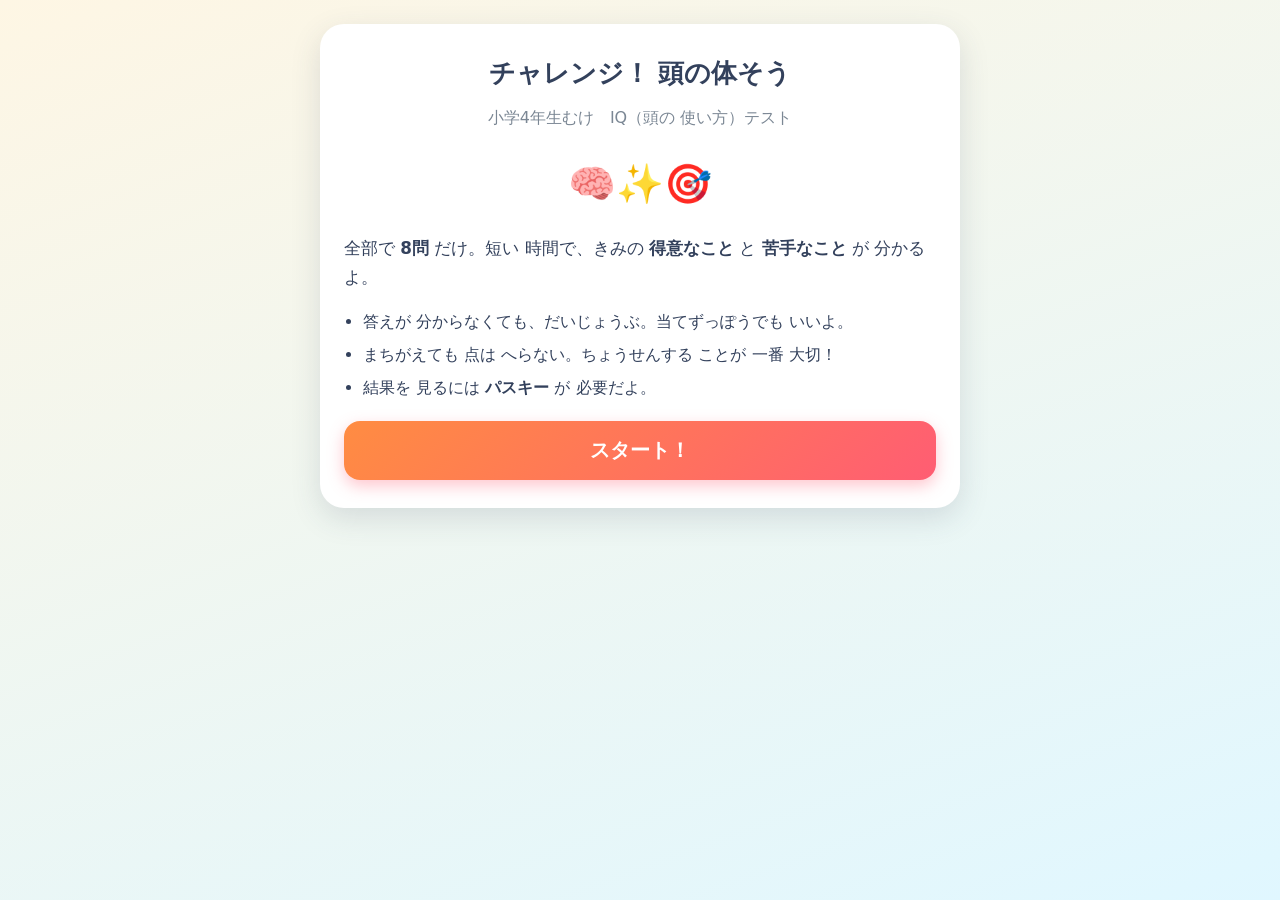
<file: iq-test.html>
<!DOCTYPE html>
<html lang="ja">
<head>
<meta charset="UTF-8" />
<meta name="viewport" content="width=device-width, initial-scale=1.0" />
<title>チャレンジ！ 頭の体そう（小学4年生むけ IQテスト）</title>
<style>
  :root {
    --bg1: #fef6e4;
    --bg2: #e0f7ff;
    --ink: #33415c;
    --accent: #ff8c42;
    --accent2: #4cc9f0;
    --good: #2ec4b6;
    --card: #ffffff;
    --shadow: 0 10px 30px rgba(51, 65, 92, 0.15);
  }
  * { box-sizing: border-box; }
  html, body { margin: 0; padding: 0; }
  body {
    font-family: "Hiragino Maru Gothic ProN", "Yu Gothic", "Meiryo", system-ui, sans-serif;
    color: var(--ink);
    background: linear-gradient(160deg, var(--bg1), var(--bg2));
    min-height: 100vh;
    display: flex;
    justify-content: center;
    align-items: flex-start;
    padding: 24px 16px 60px;
    line-height: 1.7;
  }
  #app {
    width: 100%;
    max-width: 640px;
  }
  .card {
    background: var(--card);
    border-radius: 24px;
    box-shadow: var(--shadow);
    padding: 28px 24px;
  }
  h1 {
    font-size: 1.6rem;
    margin: 0 0 8px;
    text-align: center;
  }
  h2 { font-size: 1.25rem; margin: 0 0 14px; }
  .subtitle { text-align: center; color: #7b8794; margin: 0 0 20px; }
  .emoji-row { font-size: 2.4rem; text-align: center; margin: 6px 0 18px; }
  .lead { font-size: 1.05rem; }
  ul.rules { padding-left: 1.2em; }
  ul.rules li { margin-bottom: 6px; }

  button {
    font-family: inherit;
    cursor: pointer;
    border: none;
    border-radius: 16px;
    transition: transform .08s ease, box-shadow .12s ease, background .15s ease;
  }
  button:active { transform: scale(.97); }
  .btn-primary {
    display: block;
    width: 100%;
    margin-top: 20px;
    padding: 16px;
    font-size: 1.25rem;
    font-weight: 700;
    color: #fff;
    background: linear-gradient(135deg, var(--accent), #ff5d73);
    box-shadow: 0 6px 16px rgba(255, 93, 115, 0.35);
  }
  .btn-secondary {
    display: block;
    width: 100%;
    margin-top: 14px;
    padding: 14px;
    font-size: 1.05rem;
    font-weight: 700;
    color: var(--ink);
    background: #eef2f7;
  }

  /* progress */
  .progress-wrap { margin-bottom: 18px; }
  .progress-text { font-size: .95rem; color: #7b8794; margin-bottom: 6px; }
  .progress-bar { height: 12px; border-radius: 999px; background: #e6ebf1; overflow: hidden; }
  .progress-fill { height: 100%; border-radius: 999px; background: linear-gradient(90deg, var(--accent2), var(--good)); transition: width .3s ease; }

  .q-cat { display: inline-block; font-size: .85rem; font-weight: 700; color: #fff; background: var(--accent2); padding: 3px 12px; border-radius: 999px; margin-bottom: 12px; }
  .q-text { font-size: 1.3rem; font-weight: 700; margin: 6px 0 16px; }
  .q-figure { text-align: center; margin: 4px 0 18px; }
  .q-figure svg { max-width: 100%; height: auto; }

  .options { display: grid; grid-template-columns: 1fr 1fr; gap: 12px; }
  .options.single { grid-template-columns: 1fr; }
  .option {
    padding: 16px;
    font-size: 1.15rem;
    font-weight: 700;
    background: #f4f7fb;
    border: 3px solid transparent;
    color: var(--ink);
    text-align: center;
    min-height: 64px;
    display: flex;
    align-items: center;
    justify-content: center;
  }
  .option:hover { border-color: var(--accent2); }
  .option svg { max-width: 100%; height: auto; }

  /* passkey */
  .lock-emoji { font-size: 3rem; text-align: center; margin-bottom: 8px; }
  #passkeyInput {
    width: 100%;
    margin-top: 16px;
    padding: 16px;
    font-size: 1.6rem;
    text-align: center;
    letter-spacing: .5em;
    border: 3px solid #d5dde6;
    border-radius: 16px;
    font-family: inherit;
  }
  #passkeyInput:focus { outline: none; border-color: var(--accent2); }
  .passkey-error { color: #ff5d73; font-weight: 700; text-align: center; margin-top: 12px; min-height: 1.4em; }
  .shake { animation: shake .4s; }
  @keyframes shake {
    0%,100%{transform:translateX(0)} 20%{transform:translateX(-8px)} 40%{transform:translateX(8px)} 60%{transform:translateX(-6px)} 80%{transform:translateX(6px)}
  }

  /* results */
  .score-big { text-align: center; font-size: 3rem; font-weight: 800; color: var(--accent); margin: 6px 0 0; }
  .score-sub { text-align: center; color: #7b8794; margin: 0 0 20px; }
  .cat-row { display: flex; align-items: center; gap: 10px; margin-bottom: 12px; }
  .cat-name { flex: 0 0 42%; font-weight: 700; font-size: 1rem; }
  .cat-bar { flex: 1; height: 16px; background: #e6ebf1; border-radius: 999px; overflow: hidden; }
  .cat-fill { height: 100%; border-radius: 999px; background: linear-gradient(90deg, var(--accent2), var(--good)); }
  .cat-stars { flex: 0 0 auto; font-size: 1rem; }
  .talk {
    background: #fff8ef;
    border-left: 6px solid var(--accent);
    border-radius: 12px;
    padding: 16px 18px;
    margin-top: 18px;
    font-size: 1.05rem;
  }
  .talk strong { color: var(--accent); }
  .talk.blue { background: #eef8ff; border-left-color: var(--accent2); }
  .talk.blue strong { color: #2596c9; }
  .talk.green { background: #eafaf6; border-left-color: var(--good); }
  .talk.green strong { color: #1f9c90; }
  .hidden { display: none; }
</style>
</head>
<body>
  <div id="app"></div>

<script>
(function () {
  "use strict";

  var PASSKEY = "3820";

  // ---- SVG ヘルパー ----------------------------------------------------
  function arrow(deg) {
    // 上向きの矢印を deg 度だけ右回りに回した SVG
    return '<svg width="70" height="70" viewBox="0 0 70 70">' +
      '<g transform="rotate(' + deg + ' 35 35)">' +
      '<line x1="35" y1="55" x2="35" y2="18" stroke="#33415c" stroke-width="7" stroke-linecap="round"/>' +
      '<polygon points="35,8 22,26 48,26" fill="#ff8c42"/>' +
      '</g></svg>';
  }
  function boxWithDot(corner) {
    // corner: "tl","tr","bl","br"  正方形の角に丸をつけた図
    var pos = { tl: [22, 22], tr: [58, 22], bl: [22, 58], br: [58, 58] }[corner];
    return '<svg width="80" height="80" viewBox="0 0 80 80">' +
      '<rect x="14" y="14" width="52" height="52" rx="6" fill="#eaf3fb" stroke="#4cc9f0" stroke-width="5"/>' +
      '<circle cx="' + pos[0] + '" cy="' + pos[1] + '" r="8" fill="#ff5d73"/>' +
      '</svg>';
  }
  function shape(kind) {
    // kind: "circle","triangle","square","star"
    var s = '<svg width="64" height="64" viewBox="0 0 64 64">';
    if (kind === "circle") s += '<circle cx="32" cy="32" r="22" fill="#4cc9f0"/>';
    if (kind === "triangle") s += '<polygon points="32,8 56,54 8,54" fill="#2ec4b6"/>';
    if (kind === "square") s += '<rect x="12" y="12" width="40" height="40" rx="4" fill="#ff8c42"/>';
    if (kind === "star") s += '<polygon points="32,6 39,25 59,25 43,38 49,58 32,46 15,58 21,38 5,25 25,25" fill="#ffd166"/>';
    return s + '</svg>';
  }
  function seqRow(kinds) {
    // 図形をよこに ならべた列（さいごに「？」）
    var out = '<div style="display:flex;gap:8px;justify-content:center;align-items:center;flex-wrap:wrap;">';
    kinds.forEach(function (k) {
      out += '<div style="width:56px;">' + (k === "?" ? '<div style="font-size:2rem;font-weight:800;color:#7b8794;">？</div>' : shape(k)) + '</div>';
    });
    return out + '</div>';
  }
  function seqRow2(svgs) {
    // SVG文字列を そのまま よこに ならべる版
    var out = '<div style="display:flex;gap:8px;justify-content:center;align-items:center;flex-wrap:wrap;">';
    svgs.forEach(function (s) {
      out += '<div style="width:60px;">' + (s === "?" ? '<div style="font-size:2rem;font-weight:800;color:#7b8794;">？</div>' : s) + '</div>';
    });
    return out + '</div>';
  }

  // ---- 問題データ（4分野 × 2問 = 8問）-------------------------------------
  // cat: kotoba(言葉) / suuji(数) / zukei(図形) / ronri(考える力)
  var QUESTIONS = [
    {
      cat: "kotoba",
      catLabel: "言葉",
      text: "「多い」の 反対の 言葉は どれ？",
      options: ["少ない", "大きい", "長い", "強い"],
      answer: 0
    },
    {
      cat: "kotoba",
      catLabel: "言葉",
      text: "つぎの 中で、仲間はずれは どれ？",
      options: ["犬", "ねこ", "うさぎ", "さくら"],
      answer: 3
    },
    {
      cat: "suuji",
      catLabel: "数",
      text: "計算の 答えは？　　3 ＋ 4 × 2",
      options: ["11", "14", "10", "9"],
      answer: 0
    },
    {
      cat: "suuji",
      catLabel: "数",
      text: "きまりに したがうと、□に 入る 数は？　　1, 3, 6, 10, □",
      options: ["15", "13", "14", "12"],
      answer: 0
    },
    {
      cat: "zukei",
      catLabel: "図形",
      text: "矢印が 右まわりに 90度 ずつ 回っています。つぎは どれ？",
      figure: seqRow2([arrow(0), arrow(90), arrow(180), "?"]),
      options: [arrow(270), arrow(0), arrow(90), arrow(180)],
      optionIsSVG: true,
      answer: 0
    },
    {
      cat: "zukei",
      catLabel: "図形",
      text: "左の 形を 鏡に うつすと、どう 見える？",
      figure: '<div style="display:inline-block">' + boxWithDot("tr") + '</div>',
      options: [boxWithDot("tl"), boxWithDot("tr"), boxWithDot("br"), boxWithDot("bl")],
      optionIsSVG: true,
      answer: 0
    },
    {
      cat: "ronri",
      catLabel: "考える力",
      text: "「この 箱の ボールは 全部 丸い」。箱から 1つ 取り出すと、それは どんな 形？",
      options: ["丸い", "四角い", "三角", "細長い"],
      answer: 0
    },
    {
      cat: "ronri",
      catLabel: "考える力",
      text: "きまりを 見つけよう。□に 入る 形は どれ？",
      figure: seqRow(["circle", "triangle", "square", "circle", "triangle", "?"]),
      options: [shape("square"), shape("circle"), shape("triangle"), shape("star")],
      optionIsSVG: true,
      answer: 0
    }
  ];

  var CATS = {
    kotoba: {
      name: "言葉の 力",
      about: "言葉の 意味を 考えたり、仲間を 見つける 力",
      strong: "新しい 本を 読んだり、しりとりや なぞなぞで、もっと 言葉を ふやせるよ。",
      weak: "今日から 1日に 1つ、知らない 言葉を おぼえてみよう。すぐに ふえていくよ。"
    },
    suuji: {
      name: "数の 力",
      about: "計算を したり、数の きまりを 見つける 力",
      strong: "むずかしい 計算パズルや、大きな 数の 問題に ちょうせんしてみよう。",
      weak: "毎日 5問だけ 計算を つづけると、どんどん 早く なるよ。"
    },
    zukei: {
      name: "図形の 力",
      about: "形を 頭の 中で 回したり 動かす 力",
      strong: "つみ木あそびや 折り紙、めいろ づくりで、もっと のばせるよ。",
      weak: "つみ木や 折り紙で あそぶと、形が だんだん 見えるように なるよ。"
    },
    ronri: {
      name: "考える 力",
      about: "すじ道を 立てて、答えを 見つける 力",
      strong: "「なぜ そうなるの？」と 自分に 聞く くせを つけると、もっと 強くなるよ。",
      weak: "なぞなぞや クイズで あそぶと、じゅん番に 考える 練習に なるよ。"
    }
  };
  var CAT_ORDER = ["kotoba", "suuji", "zukei", "ronri"];

  // ---- 状態 ------------------------------------------------------------
  var state = { screen: "start", index: 0, answers: [] };
  var app = document.getElementById("app");

  function render() {
    if (state.screen === "start") return renderStart();
    if (state.screen === "quiz") return renderQuiz();
    if (state.screen === "passkey") return renderPasskey();
    if (state.screen === "result") return renderResult();
  }

  function renderStart() {
    app.innerHTML =
      '<div class="card">' +
        '<h1>チャレンジ！ 頭の体そう</h1>' +
        '<p class="subtitle">小学4年生むけ　IQ（頭の 使い方）テスト</p>' +
        '<div class="emoji-row">🧠✨🎯</div>' +
        '<p class="lead">全部で <b>8問</b> だけ。短い 時間で、きみの <b>得意なこと</b> と <b>苦手なこと</b> が 分かるよ。</p>' +
        '<ul class="rules">' +
          '<li>答えが 分からなくても、だいじょうぶ。当てずっぽうでも いいよ。</li>' +
          '<li>まちがえても 点は へらない。ちょうせんする ことが 一番 大切！</li>' +
          '<li>結果を 見るには <b>パスキー</b> が 必要だよ。</li>' +
        '</ul>' +
        '<button class="btn-primary" id="startBtn">スタート！</button>' +
      '</div>';
    document.getElementById("startBtn").onclick = function () {
      state.screen = "quiz"; state.index = 0; state.answers = []; render();
    };
  }

  function renderQuiz() {
    var q = QUESTIONS[state.index];
    var total = QUESTIONS.length;
    var pct = Math.round((state.index) / total * 100);
    var opts = "";
    q.options.forEach(function (opt, i) {
      opts += '<button class="option" data-i="' + i + '">' + opt + '</button>';
    });
    app.innerHTML =
      '<div class="card">' +
        '<div class="progress-wrap">' +
          '<div class="progress-text">問題 ' + (state.index + 1) + ' / ' + total + '</div>' +
          '<div class="progress-bar"><div class="progress-fill" style="width:' + pct + '%"></div></div>' +
        '</div>' +
        '<span class="q-cat">' + q.catLabel + '</span>' +
        '<div class="q-text">' + q.text + '</div>' +
        (q.figure ? '<div class="q-figure">' + q.figure + '</div>' : '') +
        '<div class="options">' + opts + '</div>' +
      '</div>';
    Array.prototype.forEach.call(document.querySelectorAll(".option"), function (b) {
      b.onclick = function () {
        state.answers[state.index] = parseInt(b.getAttribute("data-i"), 10);
        if (state.index + 1 < total) { state.index++; render(); }
        else { state.screen = "passkey"; render(); }
      };
    });
  }

  function renderPasskey() {
    app.innerHTML =
      '<div class="card">' +
        '<div class="lock-emoji">🔒</div>' +
        '<h2 style="text-align:center;">おつかれさま！ 全部 答えたね</h2>' +
        '<p class="subtitle">結果を 見るには <b>パスキー</b>（4けたの 数字）を 入れてね。</p>' +
        '<input id="passkeyInput" type="password" inputmode="numeric" maxlength="4" placeholder="＿＿＿＿" autocomplete="off" />' +
        '<div class="passkey-error" id="pkError"></div>' +
        '<button class="btn-primary" id="pkBtn">結果を 見る</button>' +
      '</div>';
    var input = document.getElementById("passkeyInput");
    var err = document.getElementById("pkError");
    input.focus();
    function tryOpen() {
      if (input.value === PASSKEY) {
        state.screen = "result"; render();
      } else {
        err.textContent = "パスキーが ちがうよ。もう一度 入れてね。";
        input.classList.remove("shake");
        void input.offsetWidth; // reflow して アニメを やりなおす
        input.classList.add("shake");
        input.value = "";
        input.focus();
      }
    }
    document.getElementById("pkBtn").onclick = tryOpen;
    input.addEventListener("keydown", function (e) { if (e.key === "Enter") tryOpen(); });
  }

  function computeScores() {
    var scores = { kotoba: 0, suuji: 0, zukei: 0, ronri: 0 };
    var total = 0;
    QUESTIONS.forEach(function (q, i) {
      if (state.answers[i] === q.answer) { scores[q.cat]++; total++; }
    });
    return { scores: scores, total: total };
  }

  function renderResult() {
    var r = computeScores();
    var scores = r.scores;
    var totalMax = QUESTIONS.length;

    // 得意 / 苦手 を きめる
    var max = -1, min = 99;
    CAT_ORDER.forEach(function (c) {
      if (scores[c] > max) max = scores[c];
      if (scores[c] < min) min = scores[c];
    });
    var bestList = CAT_ORDER.filter(function (c) { return scores[c] === max; });
    var worstList = CAT_ORDER.filter(function (c) { return scores[c] === min; });
    var best = bestList[0];
    var worst = worstList[0];

    // カテゴリ バー
    var catRows = "";
    CAT_ORDER.forEach(function (c) {
      var s = scores[c];
      var stars = "★★".slice(0, s) + "☆☆".slice(0, 2 - s);
      catRows +=
        '<div class="cat-row">' +
          '<div class="cat-name">' + CATS[c].name + '</div>' +
          '<div class="cat-bar"><div class="cat-fill" style="width:' + (s / 2 * 100) + '%"></div></div>' +
          '<div class="cat-stars">' + stars + '</div>' +
        '</div>';
    });

    // メッセージ本文
    var strengthMsg, weaknessMsg;
    var allSame = (max === min);
    if (allSame) {
      strengthMsg =
        '<div class="talk blue">' +
          '<p>あなたの すごい ところは、<strong>どの 力も バランスよく 使える</strong> ことです！' +
          '言葉・数・図形・考える 力、全部を うまく 使えるのは とても 大切な 力だよ。</p>' +
        '</div>';
      weaknessMsg =
        '<div class="talk">' +
          '<p>もっと のばしたい ときは、自分が 「もっと やってみたい！」と 思う ことを えらんで、ちょうせんしてみよう。' +
          'すきな ことから ふかめると、どんどん 強く なれるよ。</p>' +
        '</div>';
    } else {
      strengthMsg =
        '<div class="talk blue">' +
          '<p>あなたの <strong>得意なこと</strong> は 「<strong>' + CATS[best].name + '</strong>」です。' +
          '（' + CATS[best].about + '）</p>' +
          '<p>これは あなたの すてきな みりょくだよ。自信を もって いいんだ！ ' + CATS[best].strong + '</p>' +
        '</div>';
      weaknessMsg =
        '<div class="talk">' +
          '<p>いっぽうで、今は 少し <strong>苦手かもしれないこと</strong> は 「<strong>' + CATS[worst].name + '</strong>」です。' +
          '（' + CATS[worst].about + '）</p>' +
          '<p>でも、だいじょうぶ。苦手は 「これから のびる ところ」という サインだよ。' +
          'できないんじゃなくて、まだ 練習の とちゅう。' + CATS[worst].weak + '</p>' +
        '</div>';
    }

    app.innerHTML =
      '<div class="card">' +
        '<h1>結果 発表 🎉</h1>' +
        '<div class="score-big">' + r.total + ' / ' + totalMax + '</div>' +
        '<p class="score-sub">正しく 答えた 数（この 点数は 楽しむための めやすだよ）</p>' +
        catRows +
        strengthMsg +
        weaknessMsg +
        '<div class="talk green">' +
          '<p><strong>一番 大切な おはなし</strong></p>' +
          '<p>あなたは そのままで じゅうぶん すごいし、たくさんの 力を もっているよ。' +
          'できたことも、できなかったことも、全部 ちょうせんした しるし。それが かっこいいんだ。</p>' +
          '<p>そして わすれないでね ——<strong> どんなに 得意なことでも、毎日 少しずつ 努力を つづけることが 大切</strong> だよ。' +
          '得意なことは もっと のびるし、苦手なことも、つづければ きっと できるように なる。</p>' +
          '<p>それに、この テストで 分かるのは、きみの <strong>ほんの 一部</strong>。' +
          'IQ（考える 力）だけで、人の ことは きめられないんだ。' +
          '友だちの 気持ちが 分かる 「<strong>心の 力（EQ）</strong>」や、体を 動かす 「<strong>運動の 力</strong>」も、' +
          '生きていく 中で 大きく 成長するために、ぜったいに 欠かせないよ。</p>' +
          '<p>そういう ひとつ ひとつが ぜんぶ つながって、「<strong>すばらしい きみ</strong>」という、' +
          'たった 一人の 人が できあがる。だから、今の きみも、これからの きみも、まるごと 大切に してね。' +
          '今日の きみより、明日の きみは もっと すごくなれる。おうえん しているよ！ 💪✨</p>' +
        '</div>' +
        '<button class="btn-secondary" id="againBtn">もう 一度 ちょうせんする</button>' +
      '</div>';
    document.getElementById("againBtn").onclick = function () {
      state.screen = "start"; state.index = 0; state.answers = []; render();
    };
  }

  render();
})();
</script>
</body>
</html>
</file>
